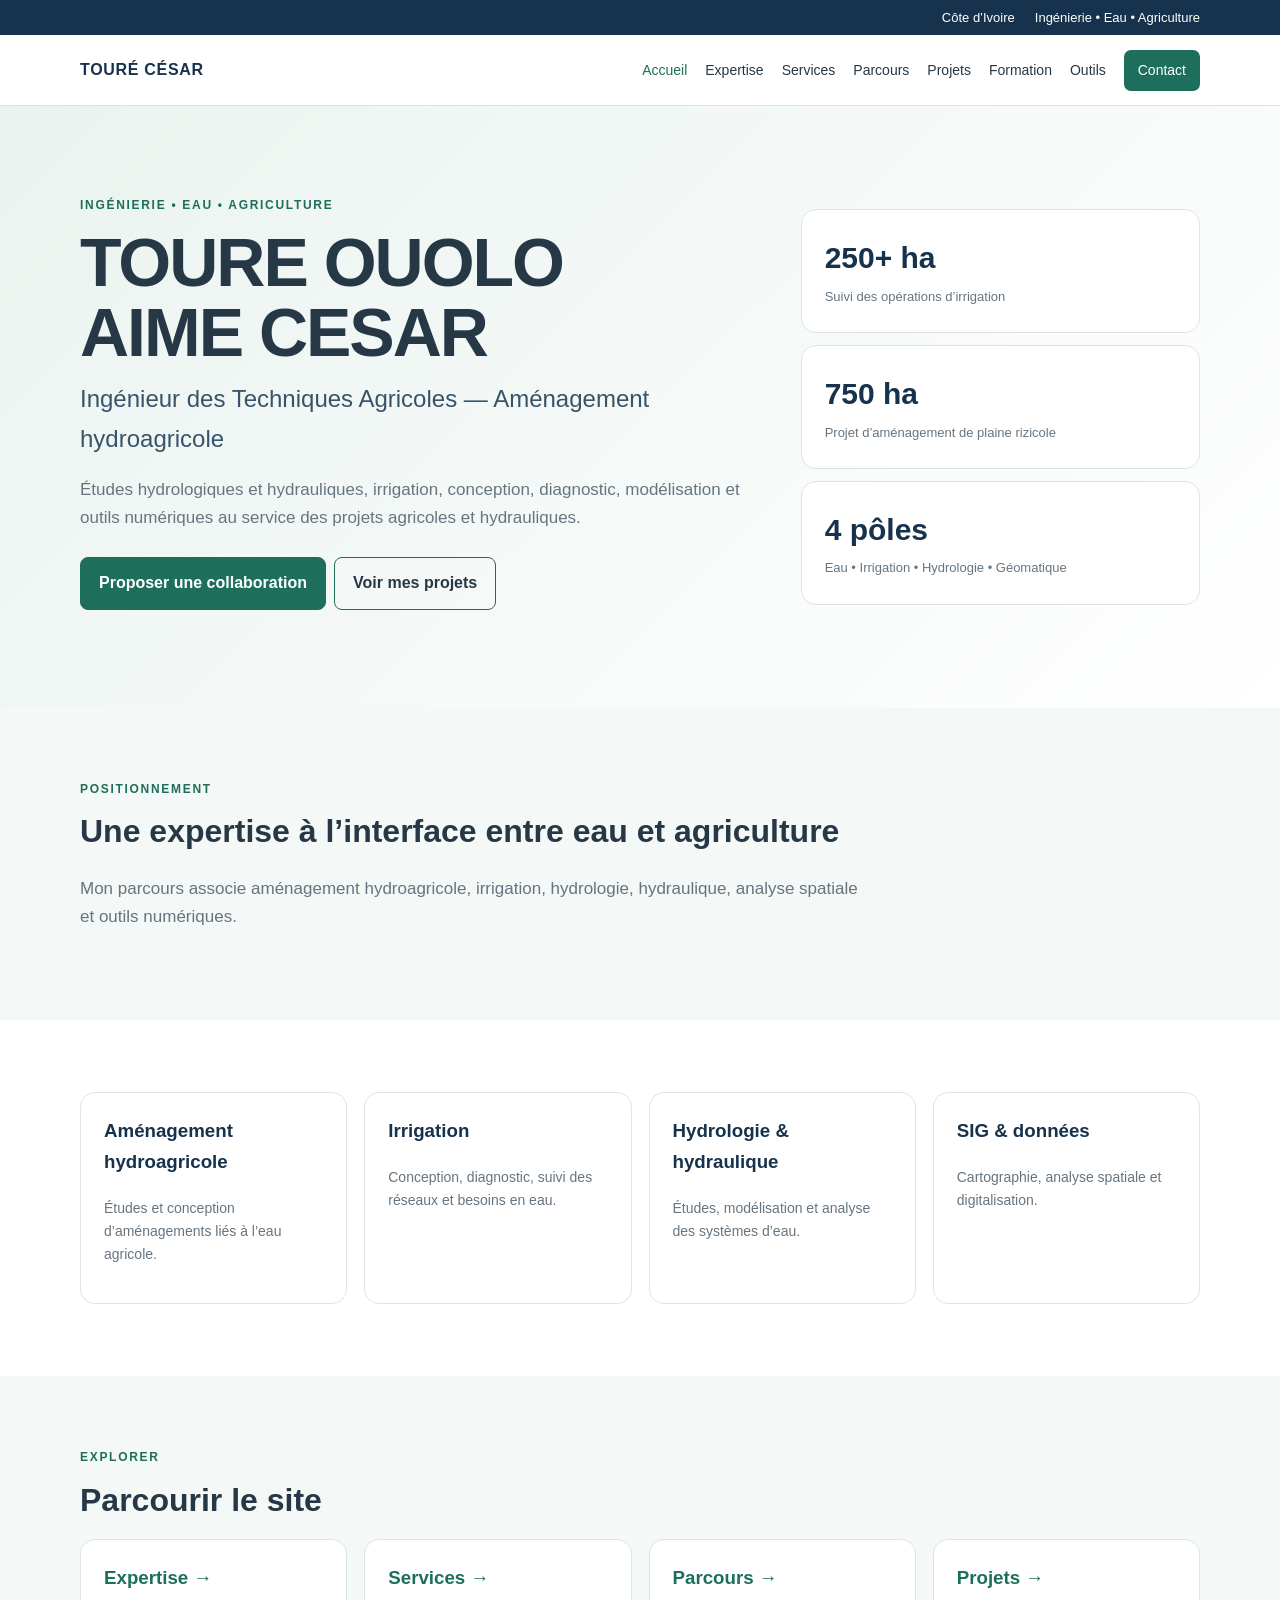
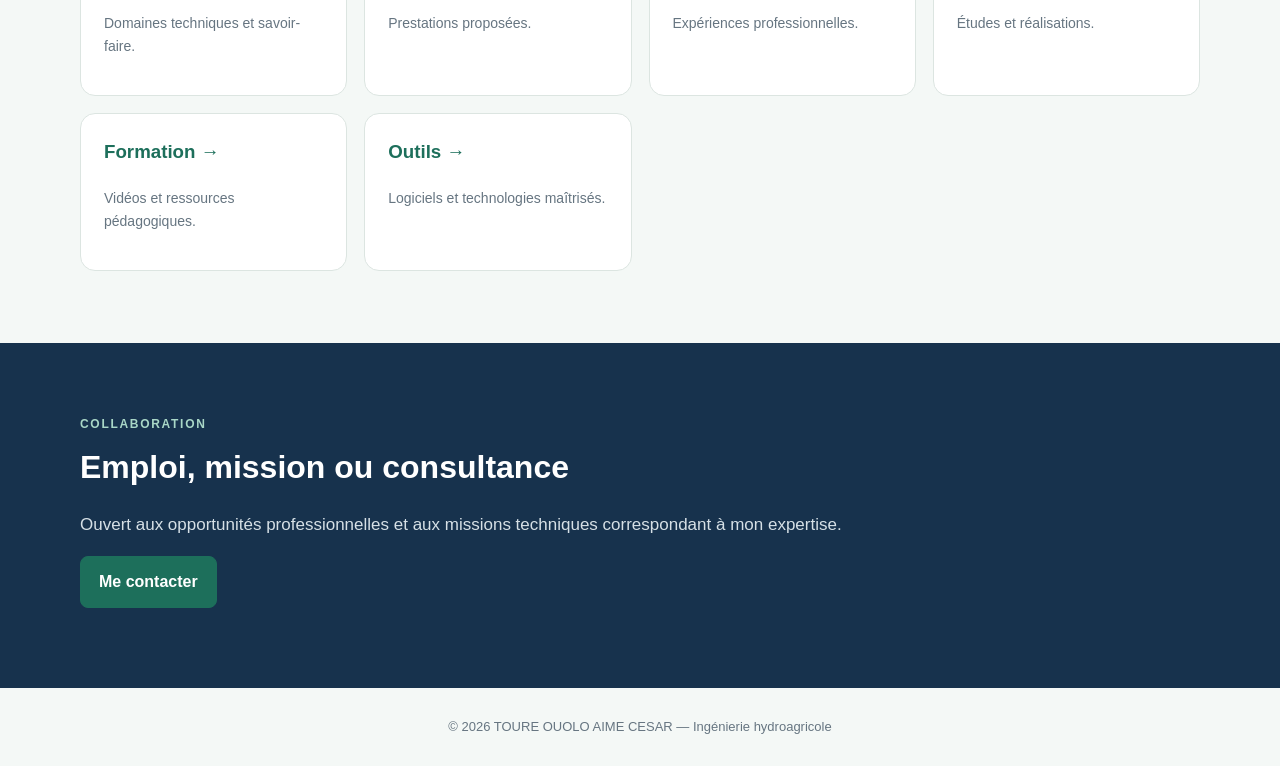
<file: index.html>
<!doctype html><html lang="fr"><head><meta charset="utf-8"><meta name="viewport" content="width=device-width,initial-scale=1"><title>TOURE CÉSAR | Ingénierie hydroagricole</title><link rel="stylesheet" href="css/style.css"></head><body><div class="topbar"><div class="container"><span>Côte d’Ivoire</span><span>Ingénierie • Eau • Agriculture</span></div></div>
<nav class="nav"><div class="container navin"><a class="logo" href="index.html">TOURÉ CÉSAR</a><div class="menu">
<a class="active" href="index.html">Accueil</a><a class="" href="expertise.html">Expertise</a><a class="" href="services.html">Services</a><a class="" href="experiences.html">Parcours</a><a class="" href="projets.html">Projets</a><a class="" href="formation.html">Formation</a><a class="" href="outils.html">Outils</a><a class="cta" href="contact.html">Contact</a></div></div></nav><header class="hero"><div class="container hero-grid"><div><div class="eyebrow">Ingénierie • Eau • Agriculture</div><h1>TOURE OUOLO<br>AIME CESAR</h1><h2>Ingénieur des Techniques Agricoles — Aménagement hydroagricole</h2><p class="lead">Études hydrologiques et hydrauliques, irrigation, conception, diagnostic, modélisation et outils numériques au service des projets agricoles et hydrauliques.</p><div class="buttons"><a class="btn primary" href="contact.html">Proposer une collaboration</a><a class="btn" href="projets.html">Voir mes projets</a></div></div><div class="stats"><div class="stat"><strong>250+ ha</strong><span>Suivi des opérations d’irrigation</span></div><div class="stat"><strong>750 ha</strong><span>Projet d’aménagement de plaine rizicole</span></div><div class="stat"><strong>4 pôles</strong><span>Eau • Irrigation • Hydrologie • Géomatique</span></div></div></div></header><section><div class="container"><div class="eyebrow">Positionnement</div><h2 class="section-title">Une expertise à l’interface entre eau et agriculture</h2><p class="lead">Mon parcours associe aménagement hydroagricole, irrigation, hydrologie, hydraulique, analyse spatiale et outils numériques.</p></div></section><section class="band"><div class="container grid4"><div class="card"><h3>Aménagement hydroagricole</h3><p>Études et conception d’aménagements liés à l’eau agricole.</p></div><div class="card"><h3>Irrigation</h3><p>Conception, diagnostic, suivi des réseaux et besoins en eau.</p></div><div class="card"><h3>Hydrologie & hydraulique</h3><p>Études, modélisation et analyse des systèmes d’eau.</p></div><div class="card"><h3>SIG & données</h3><p>Cartographie, analyse spatiale et digitalisation.</p></div></div></section><section><div class="container"><div class="eyebrow">Explorer</div><h2 class="section-title">Parcourir le site</h2><div class="grid4"><a class="card" href="expertise.html"><h3>Expertise →</h3><p>Domaines techniques et savoir-faire.</p></a><a class="card" href="services.html"><h3>Services →</h3><p>Prestations proposées.</p></a><a class="card" href="experiences.html"><h3>Parcours →</h3><p>Expériences professionnelles.</p></a><a class="card" href="projets.html"><h3>Projets →</h3><p>Études et réalisations.</p></a><a class="card" href="formation.html"><h3>Formation →</h3><p>Vidéos et ressources pédagogiques.</p></a><a class="card" href="outils.html"><h3>Outils →</h3><p>Logiciels et technologies maîtrisés.</p></a></div></div></section><section class="dark"><div class="container"><div class="eyebrow">Collaboration</div><h2 class="section-title">Emploi, mission ou consultance</h2><p class="lead">Ouvert aux opportunités professionnelles et aux missions techniques correspondant à mon expertise.</p><a class="btn primary" href="contact.html">Me contacter</a></div></section><footer>© 2026 TOURE OUOLO AIME CESAR — Ingénierie hydroagricole</footer></body></html>
</file>
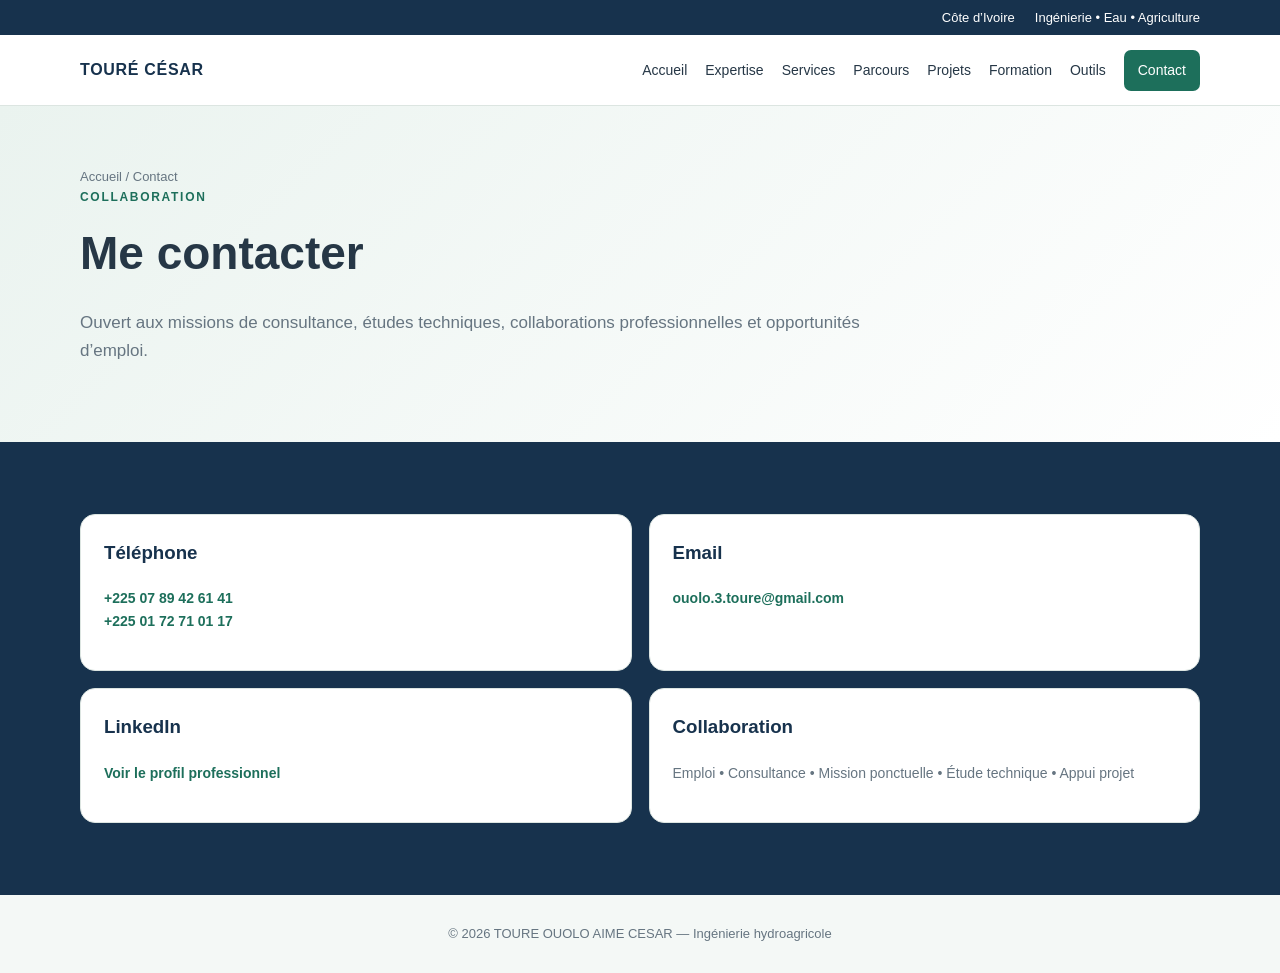
<file: contact.html>
<!doctype html><html lang="fr"><head><meta charset="utf-8"><meta name="viewport" content="width=device-width,initial-scale=1"><title>Contact | TOURE CÉSAR</title><link rel="stylesheet" href="css/style.css"></head><body><div class="topbar"><div class="container"><span>Côte d’Ivoire</span><span>Ingénierie • Eau • Agriculture</span></div></div>
<nav class="nav"><div class="container navin"><a class="logo" href="index.html">TOURÉ CÉSAR</a><div class="menu">
<a class="" href="index.html">Accueil</a><a class="" href="expertise.html">Expertise</a><a class="" href="services.html">Services</a><a class="" href="experiences.html">Parcours</a><a class="" href="projets.html">Projets</a><a class="" href="formation.html">Formation</a><a class="" href="outils.html">Outils</a><a class="cta" href="contact.html">Contact</a></div></div></nav><header class="page-hero"><div class="container"><div class="crumb">Accueil / Contact</div><div class="eyebrow">Collaboration</div><h1>Me contacter</h1><p class="lead">Ouvert aux missions de consultance, études techniques, collaborations professionnelles et opportunités d’emploi.</p></div></header><section class="dark"><div class="container grid2"><div class="card"><h3>Téléphone</h3><p><a href="tel:+2250789426141">+225 07 89 42 61 41</a><br><a href="tel:+2250172710117">+225 01 72 71 01 17</a></p></div><div class="card"><h3>Email</h3><p><a href="mailto:ouolo.3.toure@gmail.com">ouolo.3.toure@gmail.com</a></p></div><div class="card"><h3>LinkedIn</h3><p><a href="https://www.linkedin.com/in/ouolo-tour%C3%A9-aha" target="_blank">Voir le profil professionnel</a></p></div><div class="card"><h3>Collaboration</h3><p>Emploi • Consultance • Mission ponctuelle • Étude technique • Appui projet</p></div></div></section><footer>© 2026 TOURE OUOLO AIME CESAR — Ingénierie hydroagricole</footer></body></html>
</file>
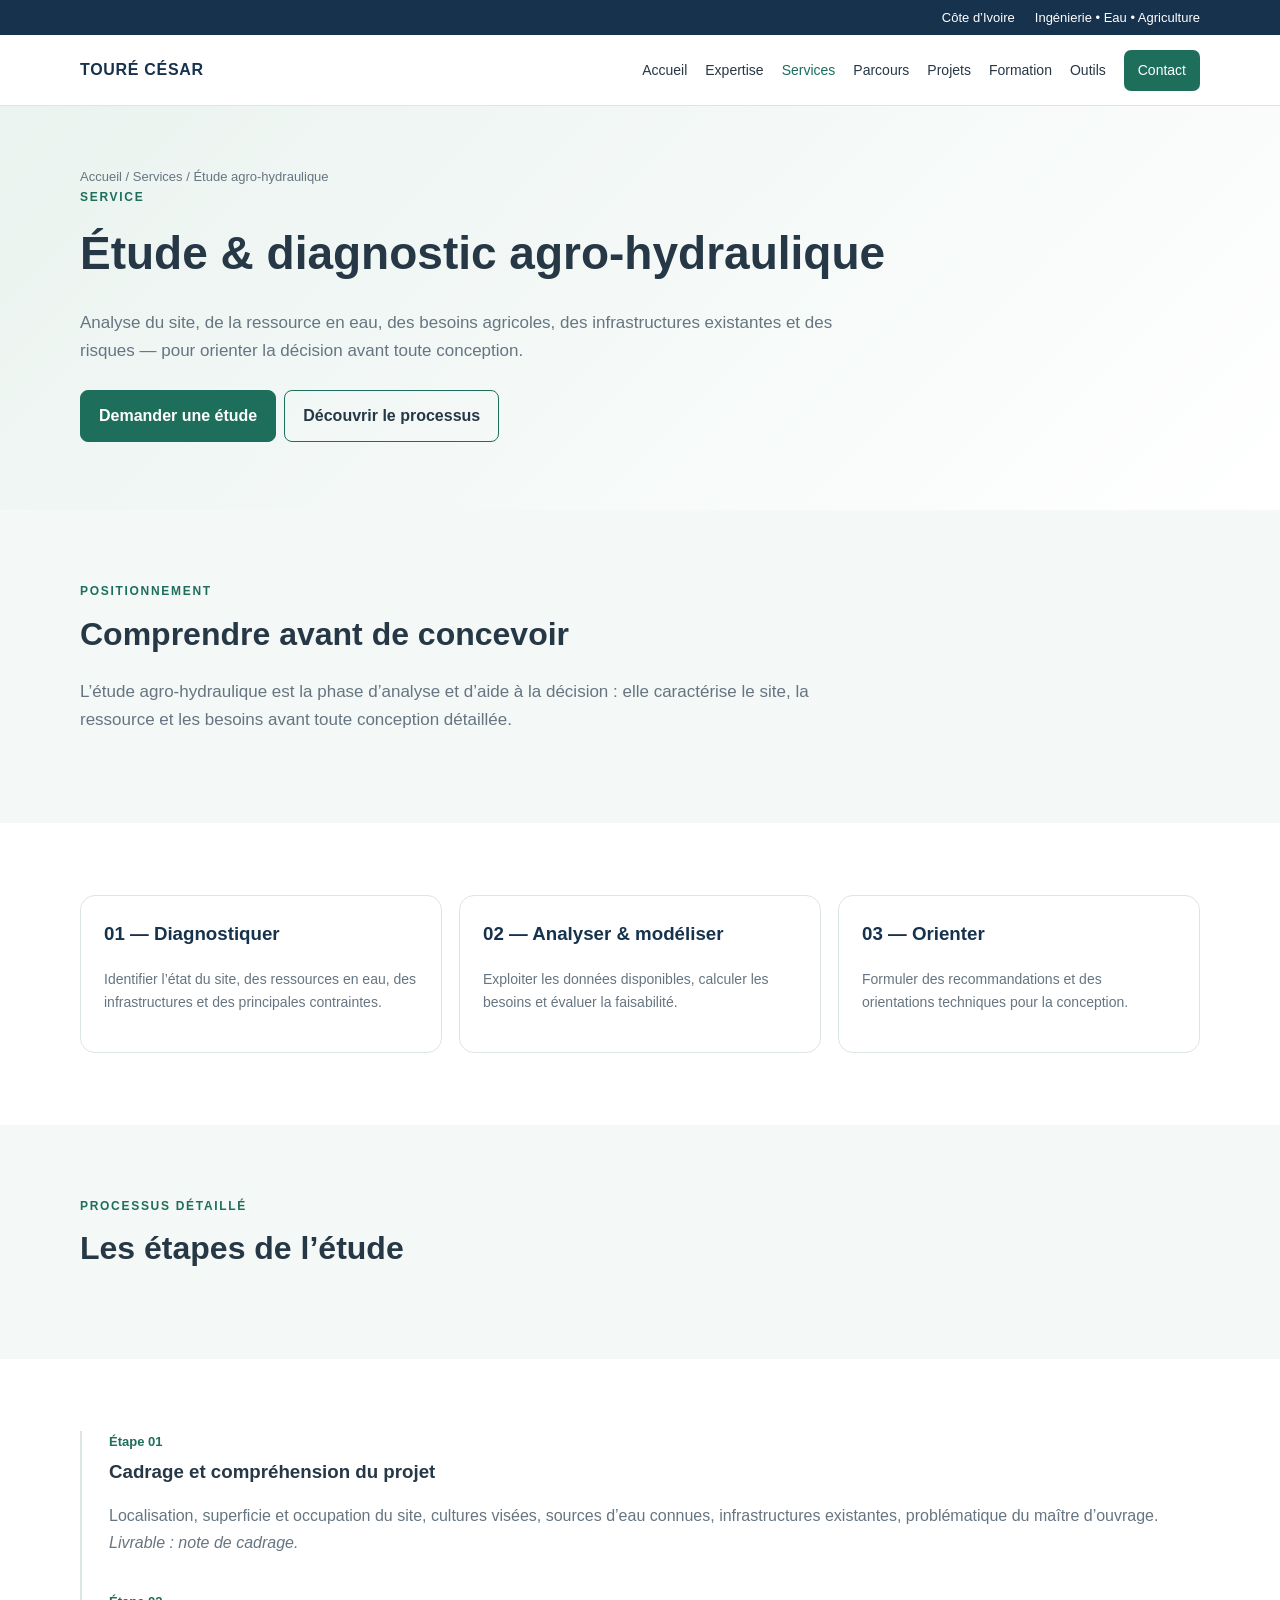
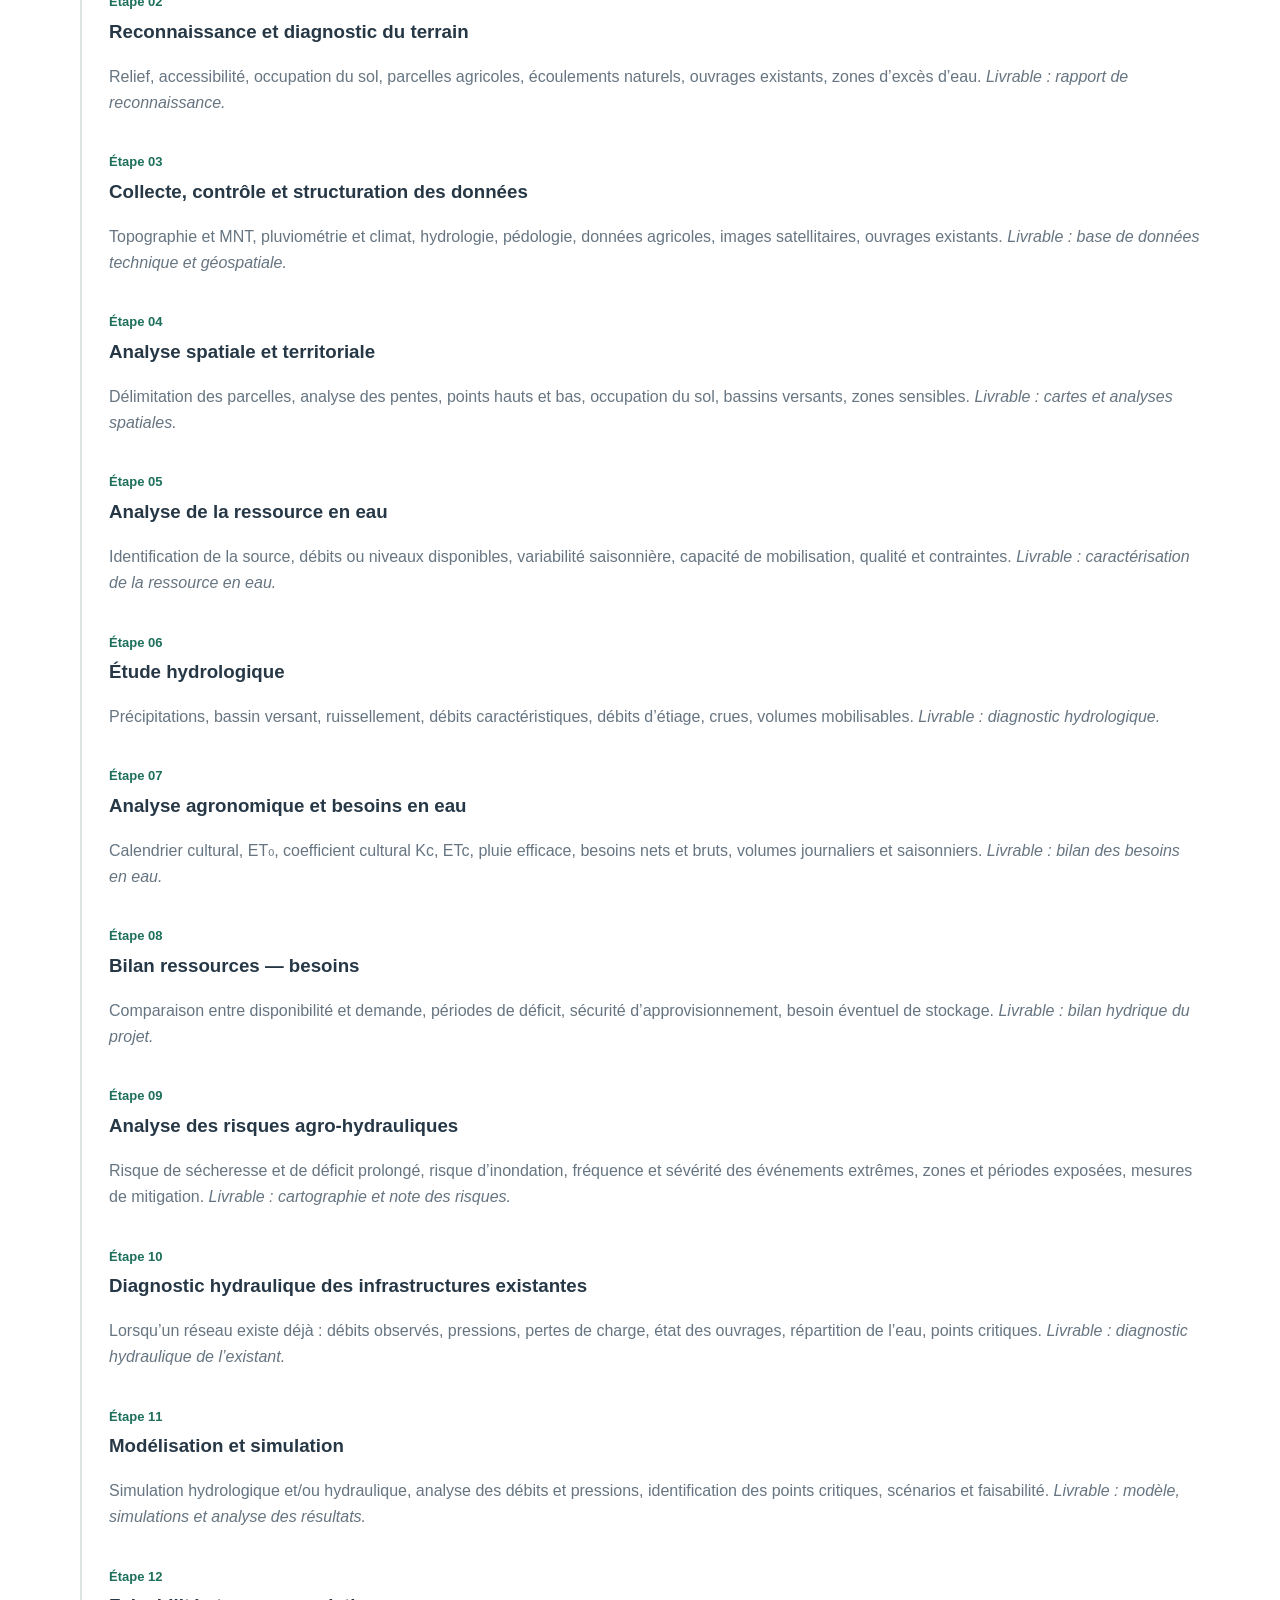
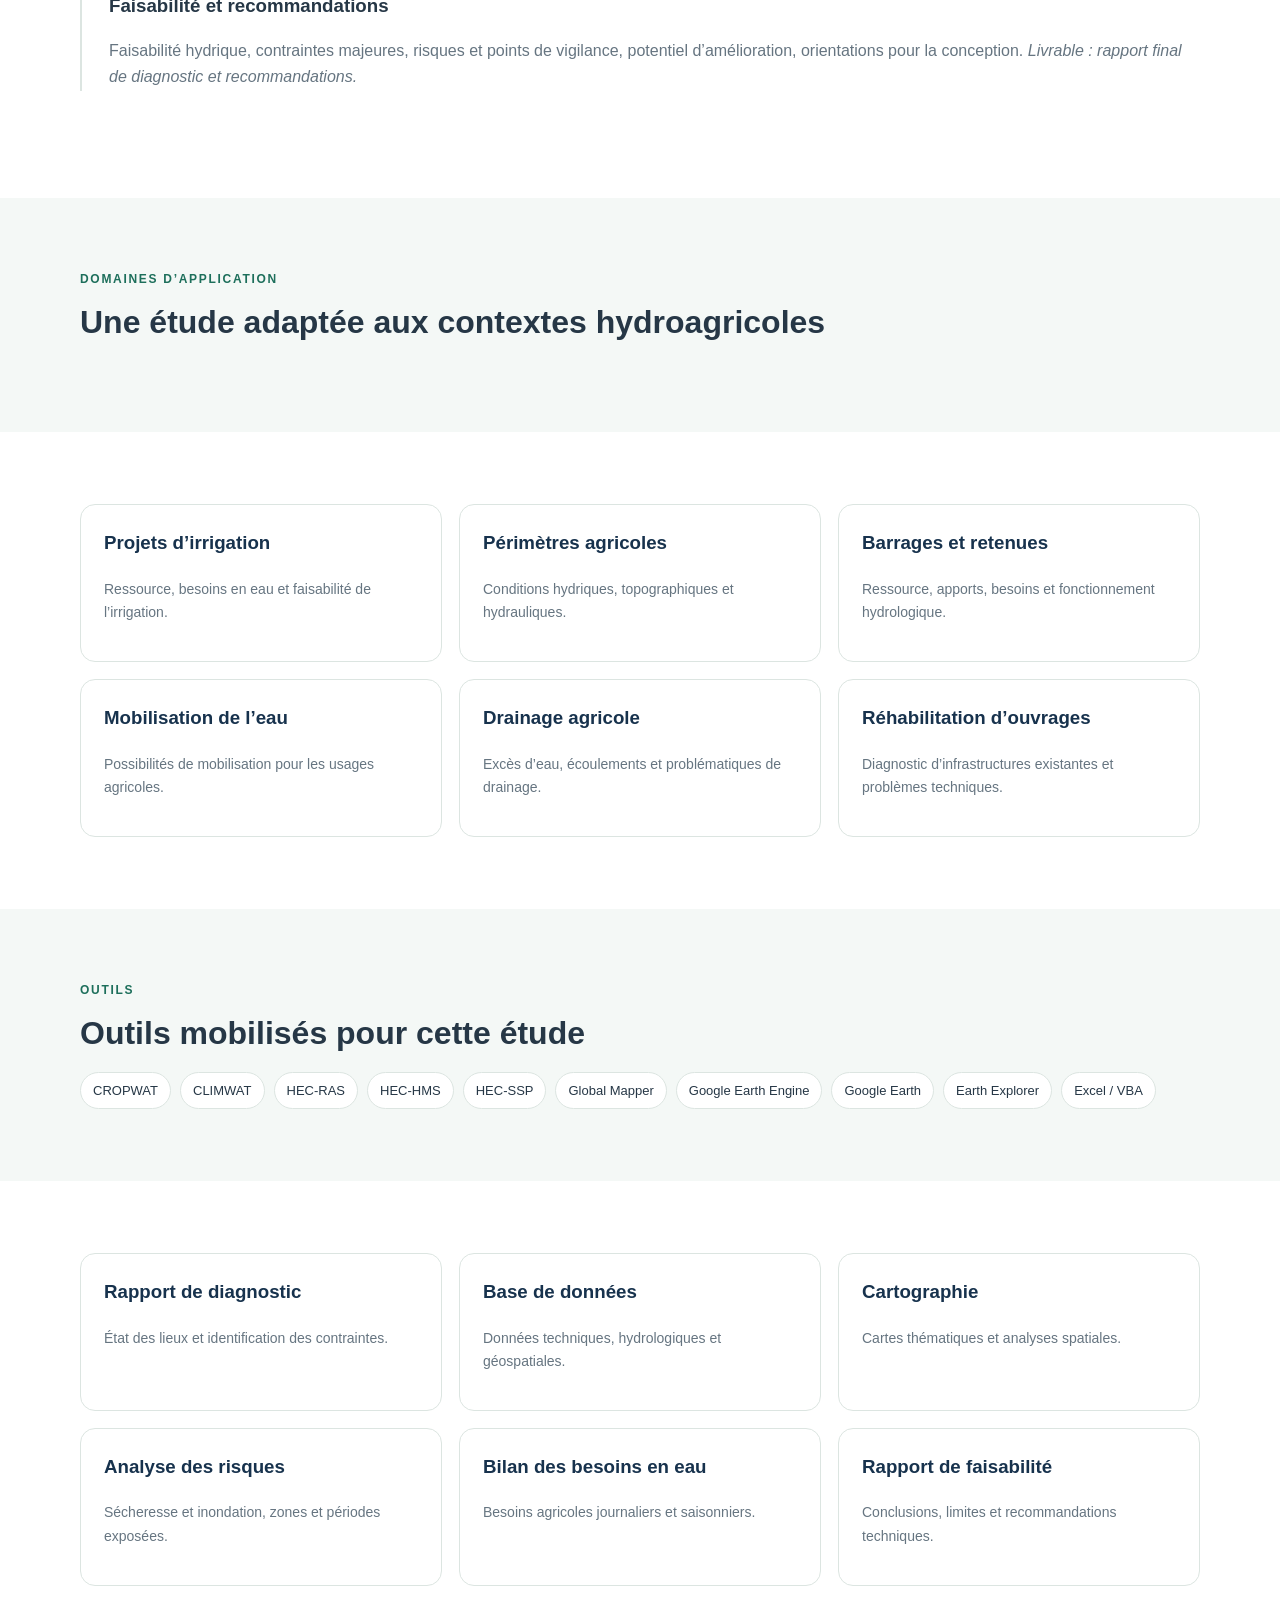
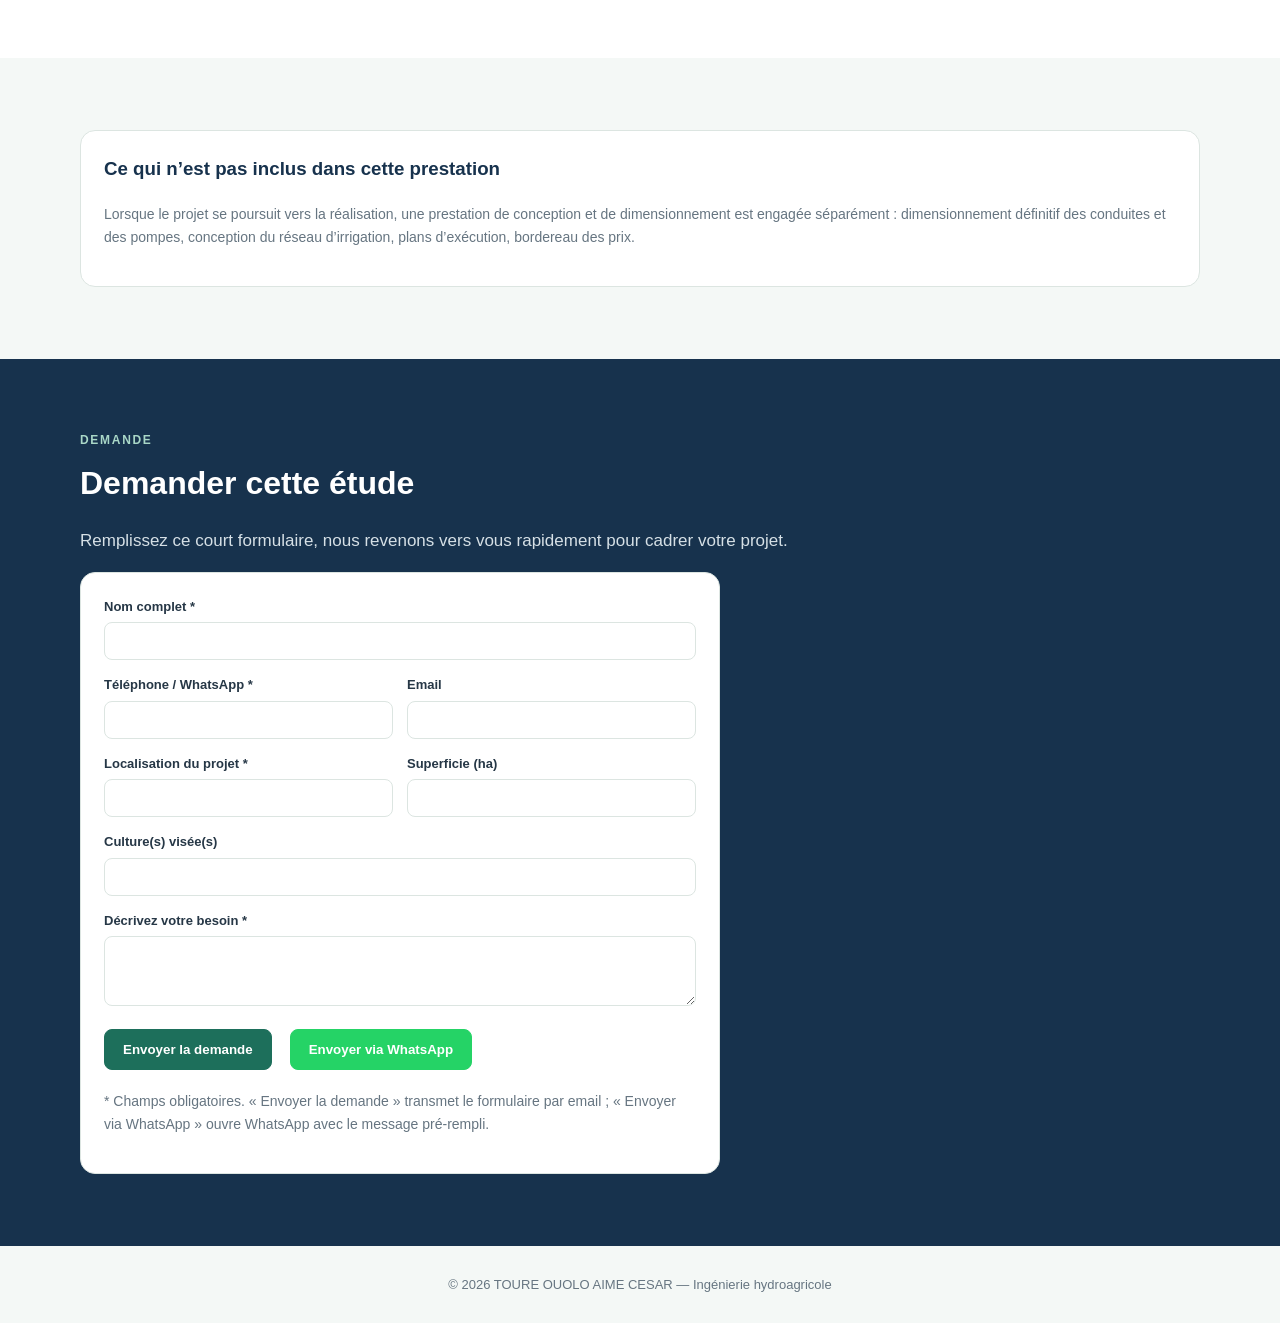
<file: etude-agro-hydraulique.html>
<!doctype html><html lang="fr"><head><meta charset="utf-8"><meta name="viewport" content="width=device-width,initial-scale=1"><title>Étude agro-hydraulique | TOURE CÉSAR</title><link rel="stylesheet" href="css/style.css">
<style>
/* Styles additionnels pour le formulaire de demande — n'affecte que cette page */
.form-card{max-width:640px}
.field{margin-bottom:14px}
.field label{display:block;font-size:13px;font-weight:700;margin-bottom:5px}
.field input,.field textarea{width:100%;border:1px solid #dce5e1;border-radius:8px;padding:10px 12px;font-size:14px;font-family:Arial,sans-serif;color:#263746}
.field input:focus,.field textarea:focus{outline:none;border-color:#1d6f5b}
.field-row{display:grid;grid-template-columns:1fr 1fr;gap:14px}
.hidden-field{position:absolute;left:-9999px}
.form-actions{display:flex;flex-wrap:wrap;gap:10px;margin-top:6px}
.form-actions .btn{cursor:pointer}
.btn-whatsapp{background:#25d366;border-color:#25d366;color:#fff}
.field-note{font-size:12px;color:#667581;margin-top:12px}
.form-success h3{color:#17324d;margin-top:0}
@media(max-width:850px){.field-row{grid-template-columns:1fr}}
</style>
</head><body><div class="topbar"><div class="container"><span>Côte d’Ivoire</span><span>Ingénierie • Eau • Agriculture</span></div></div>
<nav class="nav"><div class="container navin"><a class="logo" href="index.html">TOURÉ CÉSAR</a><div class="menu">
<a class="" href="index.html">Accueil</a><a class="" href="expertise.html">Expertise</a><a class="active" href="services.html">Services</a><a class="" href="experiences.html">Parcours</a><a class="" href="projets.html">Projets</a><a class="" href="formation.html">Formation</a><a class="" href="outils.html">Outils</a><a class="cta" href="contact.html">Contact</a></div></div></nav><header class="page-hero"><div class="container"><div class="crumb">Accueil / Services / Étude agro-hydraulique</div><div class="eyebrow">Service</div><h1>Étude & diagnostic agro-hydraulique</h1><p class="lead">Analyse du site, de la ressource en eau, des besoins agricoles, des infrastructures existantes et des risques — pour orienter la décision avant toute conception.</p><div class="buttons"><a class="btn primary" href="#demande">Demander une étude</a><a class="btn" href="#processus">Découvrir le processus</a></div></div></header>

<section><div class="container"><div class="eyebrow">Positionnement</div><h2 class="section-title">Comprendre avant de concevoir</h2><p class="lead">L’étude agro-hydraulique est la phase d’analyse et d’aide à la décision : elle caractérise le site, la ressource et les besoins avant toute conception détaillée.</p></div></section>

<section class="band"><div class="container grid3"><div class="card"><h3>01 — Diagnostiquer</h3><p>Identifier l’état du site, des ressources en eau, des infrastructures et des principales contraintes.</p></div><div class="card"><h3>02 — Analyser & modéliser</h3><p>Exploiter les données disponibles, calculer les besoins et évaluer la faisabilité.</p></div><div class="card"><h3>03 — Orienter</h3><p>Formuler des recommandations et des orientations techniques pour la conception.</p></div></div></section>

<section id="processus"><div class="container"><div class="eyebrow">Processus détaillé</div><h2 class="section-title">Les étapes de l’étude</h2></div></section>

<section class="band"><div class="container timeline">
<div class="item"><div class="date">Étape 01</div><h3>Cadrage et compréhension du projet</h3><p>Localisation, superficie et occupation du site, cultures visées, sources d’eau connues, infrastructures existantes, problématique du maître d’ouvrage. <em>Livrable : note de cadrage.</em></p></div>
<div class="item"><div class="date">Étape 02</div><h3>Reconnaissance et diagnostic du terrain</h3><p>Relief, accessibilité, occupation du sol, parcelles agricoles, écoulements naturels, ouvrages existants, zones d’excès d’eau. <em>Livrable : rapport de reconnaissance.</em></p></div>
<div class="item"><div class="date">Étape 03</div><h3>Collecte, contrôle et structuration des données</h3><p>Topographie et MNT, pluviométrie et climat, hydrologie, pédologie, données agricoles, images satellitaires, ouvrages existants. <em>Livrable : base de données technique et géospatiale.</em></p></div>
<div class="item"><div class="date">Étape 04</div><h3>Analyse spatiale et territoriale</h3><p>Délimitation des parcelles, analyse des pentes, points hauts et bas, occupation du sol, bassins versants, zones sensibles. <em>Livrable : cartes et analyses spatiales.</em></p></div>
<div class="item"><div class="date">Étape 05</div><h3>Analyse de la ressource en eau</h3><p>Identification de la source, débits ou niveaux disponibles, variabilité saisonnière, capacité de mobilisation, qualité et contraintes. <em>Livrable : caractérisation de la ressource en eau.</em></p></div>
<div class="item"><div class="date">Étape 06</div><h3>Étude hydrologique</h3><p>Précipitations, bassin versant, ruissellement, débits caractéristiques, débits d’étiage, crues, volumes mobilisables. <em>Livrable : diagnostic hydrologique.</em></p></div>
<div class="item"><div class="date">Étape 07</div><h3>Analyse agronomique et besoins en eau</h3><p>Calendrier cultural, ET₀, coefficient cultural Kc, ETc, pluie efficace, besoins nets et bruts, volumes journaliers et saisonniers. <em>Livrable : bilan des besoins en eau.</em></p></div>
<div class="item"><div class="date">Étape 08</div><h3>Bilan ressources — besoins</h3><p>Comparaison entre disponibilité et demande, périodes de déficit, sécurité d’approvisionnement, besoin éventuel de stockage. <em>Livrable : bilan hydrique du projet.</em></p></div>
<div class="item"><div class="date">Étape 09</div><h3>Analyse des risques agro-hydrauliques</h3><p>Risque de sécheresse et de déficit prolongé, risque d’inondation, fréquence et sévérité des événements extrêmes, zones et périodes exposées, mesures de mitigation. <em>Livrable : cartographie et note des risques.</em></p></div>
<div class="item"><div class="date">Étape 10</div><h3>Diagnostic hydraulique des infrastructures existantes</h3><p>Lorsqu’un réseau existe déjà : débits observés, pressions, pertes de charge, état des ouvrages, répartition de l’eau, points critiques. <em>Livrable : diagnostic hydraulique de l’existant.</em></p></div>
<div class="item"><div class="date">Étape 11</div><h3>Modélisation et simulation</h3><p>Simulation hydrologique et/ou hydraulique, analyse des débits et pressions, identification des points critiques, scénarios et faisabilité. <em>Livrable : modèle, simulations et analyse des résultats.</em></p></div>
<div class="item"><div class="date">Étape 12</div><h3>Faisabilité et recommandations</h3><p>Faisabilité hydrique, contraintes majeures, risques et points de vigilance, potentiel d’amélioration, orientations pour la conception. <em>Livrable : rapport final de diagnostic et recommandations.</em></p></div>
</div></section>

<section><div class="container"><div class="eyebrow">Domaines d’application</div><h2 class="section-title">Une étude adaptée aux contextes hydroagricoles</h2></div></section>

<section class="band"><div class="container grid3">
<div class="card"><h3>Projets d’irrigation</h3><p>Ressource, besoins en eau et faisabilité de l’irrigation.</p></div>
<div class="card"><h3>Périmètres agricoles</h3><p>Conditions hydriques, topographiques et hydrauliques.</p></div>
<div class="card"><h3>Barrages et retenues</h3><p>Ressource, apports, besoins et fonctionnement hydrologique.</p></div>
<div class="card"><h3>Mobilisation de l’eau</h3><p>Possibilités de mobilisation pour les usages agricoles.</p></div>
<div class="card"><h3>Drainage agricole</h3><p>Excès d’eau, écoulements et problématiques de drainage.</p></div>
<div class="card"><h3>Réhabilitation d’ouvrages</h3><p>Diagnostic d’infrastructures existantes et problèmes techniques.</p></div>
</div></section>

<section><div class="container"><div class="eyebrow">Outils</div><h2 class="section-title">Outils mobilisés pour cette étude</h2><div class="taglist"><span class="tag">CROPWAT</span><span class="tag">CLIMWAT</span><span class="tag">HEC-RAS</span><span class="tag">HEC-HMS</span><span class="tag">HEC-SSP</span><span class="tag">Global Mapper</span><span class="tag">Google Earth Engine</span><span class="tag">Google Earth</span><span class="tag">Earth Explorer</span><span class="tag">Excel / VBA</span></div></div></section>

<section class="band"><div class="container grid3">
<div class="card"><h3>Rapport de diagnostic</h3><p>État des lieux et identification des contraintes.</p></div>
<div class="card"><h3>Base de données</h3><p>Données techniques, hydrologiques et géospatiales.</p></div>
<div class="card"><h3>Cartographie</h3><p>Cartes thématiques et analyses spatiales.</p></div>
<div class="card"><h3>Analyse des risques</h3><p>Sécheresse et inondation, zones et périodes exposées.</p></div>
<div class="card"><h3>Bilan des besoins en eau</h3><p>Besoins agricoles journaliers et saisonniers.</p></div>
<div class="card"><h3>Rapport de faisabilité</h3><p>Conclusions, limites et recommandations techniques.</p></div>
</div></section>

<section><div class="container"><div class="card"><h3>Ce qui n’est pas inclus dans cette prestation</h3><p>Lorsque le projet se poursuit vers la réalisation, une prestation de conception et de dimensionnement est engagée séparément : dimensionnement définitif des conduites et des pompes, conception du réseau d’irrigation, plans d’exécution, bordereau des prix.</p></div></div></section>

<section class="dark" id="demande"><div class="container"><div class="eyebrow">Demande</div><h2 class="section-title">Demander cette étude</h2><p class="lead">Remplissez ce court formulaire, nous revenons vers vous rapidement pour cadrer votre projet.</p>

<div class="card form-card" id="etudeFormWrap">
<form name="demande-etude" method="POST" data-netlify="true" netlify-honeypot="bot-field" id="etudeForm">
<input type="hidden" name="form-name" value="demande-etude">
<p class="hidden-field"><label>Ne pas remplir : <input name="bot-field"></label></p>
<div class="field"><label for="ef-nom">Nom complet *</label><input id="ef-nom" name="nom" required></div>
<div class="field-row"><div class="field"><label for="ef-tel">Téléphone / WhatsApp *</label><input id="ef-tel" name="telephone" type="tel" required></div>
<div class="field"><label for="ef-email">Email</label><input id="ef-email" name="email" type="email"></div></div>
<div class="field-row"><div class="field"><label for="ef-loc">Localisation du projet *</label><input id="ef-loc" name="localisation" required></div>
<div class="field"><label for="ef-sup">Superficie (ha)</label><input id="ef-sup" name="superficie"></div></div>
<div class="field"><label for="ef-culture">Culture(s) visée(s)</label><input id="ef-culture" name="culture"></div>
<div class="field"><label for="ef-msg">Décrivez votre besoin *</label><textarea id="ef-msg" name="message" rows="3" required></textarea></div>
<div class="form-actions"><button type="submit" class="btn primary">Envoyer la demande</button><button type="button" class="btn btn-whatsapp" id="etudeWhatsappBtn">Envoyer via WhatsApp</button></div>
<p class="field-note">* Champs obligatoires. « Envoyer la demande » transmet le formulaire par email ; « Envoyer via WhatsApp » ouvre WhatsApp avec le message pré-rempli.</p>
</form>
</div>

<div class="card form-success" id="etudeFormSuccess" style="display:none"><h3>Demande envoyée</h3><p>Merci, votre demande a bien été transmise. Nous revenons vers vous rapidement.</p></div>

</div></section>

<footer>© 2026 TOURE OUOLO AIME CESAR — Ingénierie hydroagricole</footer>

<script>
(function(){
var WHATSAPP_NUMBER="2250789426141";
var form=document.getElementById('etudeForm');
var formWrap=document.getElementById('etudeFormWrap');
var successBox=document.getElementById('etudeFormSuccess');
var whatsappBtn=document.getElementById('etudeWhatsappBtn');

function buildWhatsappText(){
var data=new FormData(form);
var lines=["Nouvelle demande d’étude agro-hydraulique",
"Nom : "+(data.get('nom')||''),
"Téléphone : "+(data.get('telephone')||''),
"Localisation : "+(data.get('localisation')||''),
"Superficie : "+(data.get('superficie')||'-'),
"Culture(s) : "+(data.get('culture')||'-'),
"Besoin : "+(data.get('message')||'')];
return lines.join('\n');
}

whatsappBtn.addEventListener('click', function(){
var text=encodeURIComponent(buildWhatsappText());
window.open('https://wa.me/'+WHATSAPP_NUMBER+'?text='+text, '_blank');
});

form.addEventListener('submit', function(e){
e.preventDefault();
var data=new FormData(form);
fetch('/', {
method:'POST',
headers:{'Content-Type':'application/x-www-form-urlencoded'},
body:new URLSearchParams(data).toString()
}).then(function(){
formWrap.style.display='none';
successBox.style.display='block';
}).catch(function(){
alert("Une erreur est survenue lors de l’envoi. Vous pouvez réessayer ou nous écrire directement via WhatsApp.");
});
});
})();
</script>

</body></html>
</file>
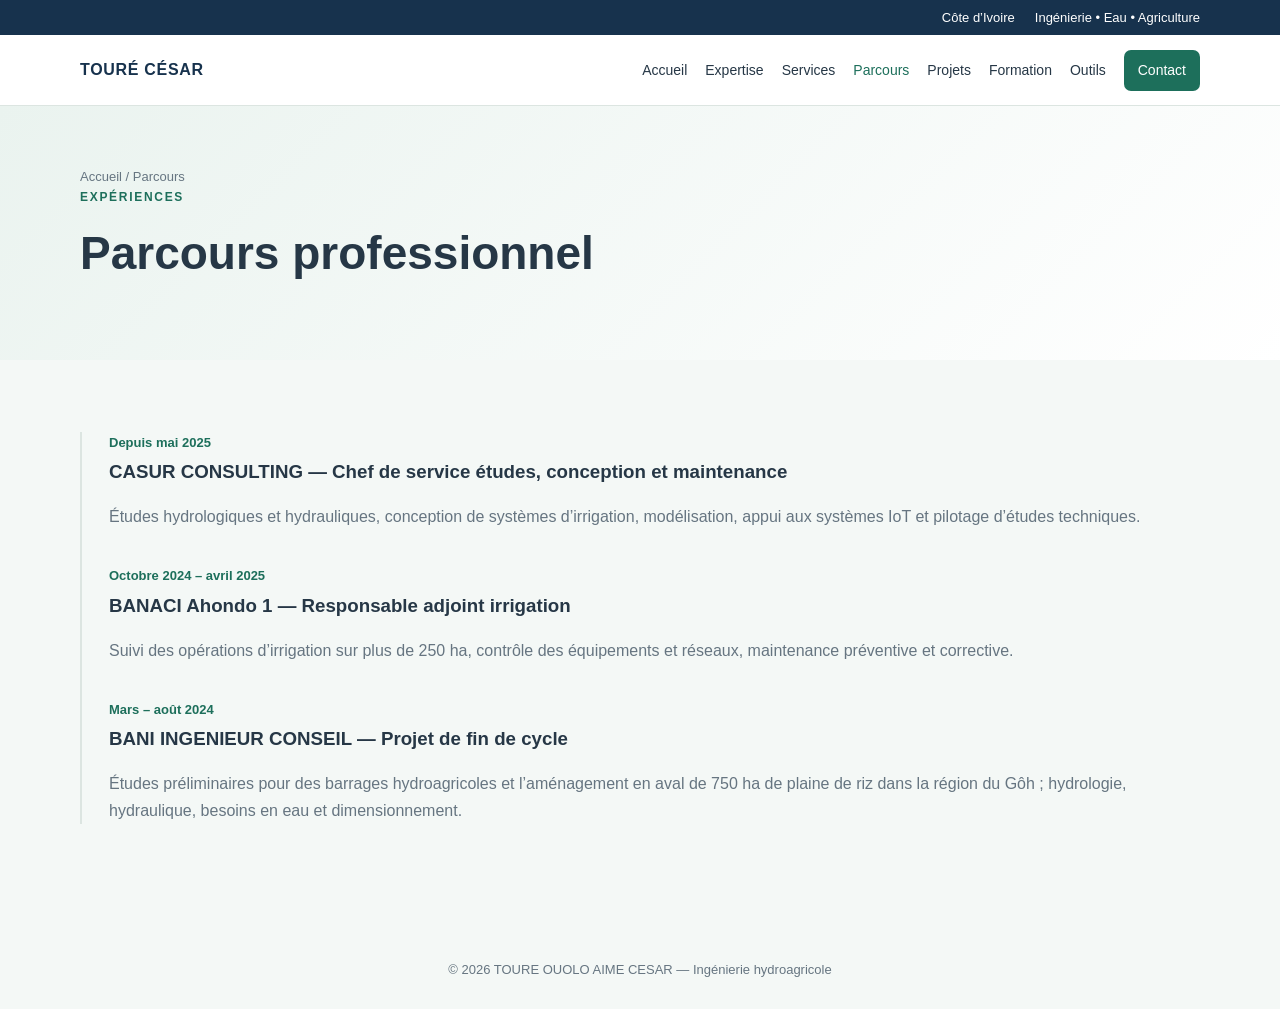
<file: experiences.html>
<!doctype html><html lang="fr"><head><meta charset="utf-8"><meta name="viewport" content="width=device-width,initial-scale=1"><title>Expériences | TOURE CÉSAR</title><link rel="stylesheet" href="css/style.css"></head><body><div class="topbar"><div class="container"><span>Côte d’Ivoire</span><span>Ingénierie • Eau • Agriculture</span></div></div>
<nav class="nav"><div class="container navin"><a class="logo" href="index.html">TOURÉ CÉSAR</a><div class="menu">
<a class="" href="index.html">Accueil</a><a class="" href="expertise.html">Expertise</a><a class="" href="services.html">Services</a><a class="active" href="experiences.html">Parcours</a><a class="" href="projets.html">Projets</a><a class="" href="formation.html">Formation</a><a class="" href="outils.html">Outils</a><a class="cta" href="contact.html">Contact</a></div></div></nav><header class="page-hero"><div class="container"><div class="crumb">Accueil / Parcours</div><div class="eyebrow">Expériences</div><h1>Parcours professionnel</h1></div></header><section><div class="container timeline"><div class="item"><div class="date">Depuis mai 2025</div><h3>CASUR CONSULTING — Chef de service études, conception et maintenance</h3><p>Études hydrologiques et hydrauliques, conception de systèmes d’irrigation, modélisation, appui aux systèmes IoT et pilotage d’études techniques.</p></div><div class="item"><div class="date">Octobre 2024 – avril 2025</div><h3>BANACI Ahondo 1 — Responsable adjoint irrigation</h3><p>Suivi des opérations d’irrigation sur plus de 250 ha, contrôle des équipements et réseaux, maintenance préventive et corrective.</p></div><div class="item"><div class="date">Mars – août 2024</div><h3>BANI INGENIEUR CONSEIL — Projet de fin de cycle</h3><p>Études préliminaires pour des barrages hydroagricoles et l’aménagement en aval de 750 ha de plaine de riz dans la région du Gôh ; hydrologie, hydraulique, besoins en eau et dimensionnement.</p></div></div></section><footer>© 2026 TOURE OUOLO AIME CESAR — Ingénierie hydroagricole</footer></body></html>
</file>
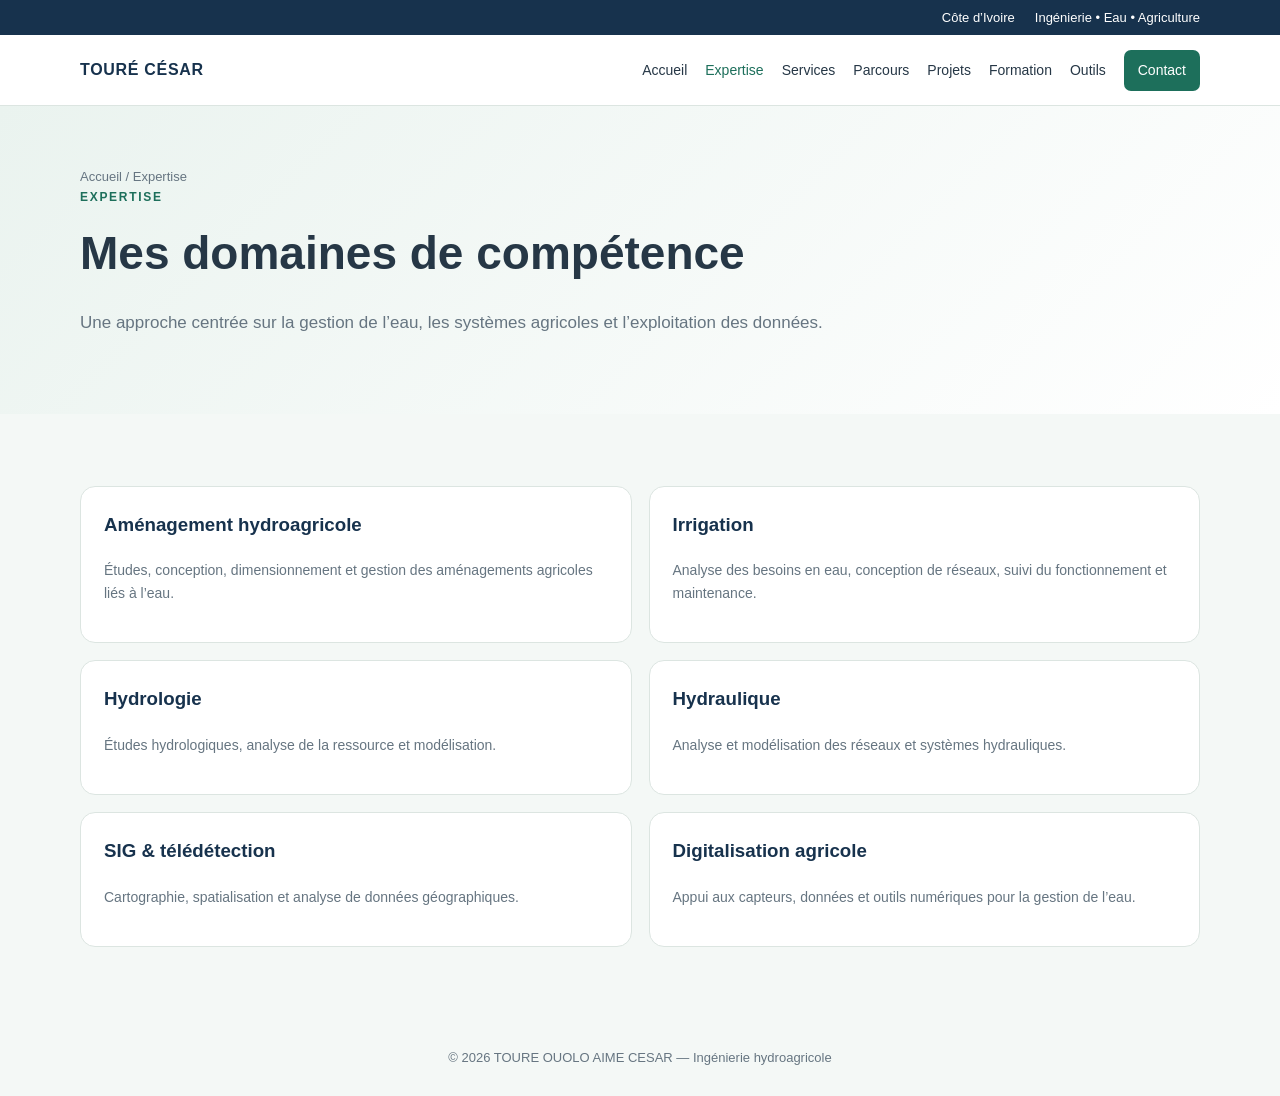
<file: expertise.html>
<!doctype html><html lang="fr"><head><meta charset="utf-8"><meta name="viewport" content="width=device-width,initial-scale=1"><title>Expertise | TOURE CÉSAR</title><link rel="stylesheet" href="css/style.css"></head><body><div class="topbar"><div class="container"><span>Côte d’Ivoire</span><span>Ingénierie • Eau • Agriculture</span></div></div>
<nav class="nav"><div class="container navin"><a class="logo" href="index.html">TOURÉ CÉSAR</a><div class="menu">
<a class="" href="index.html">Accueil</a><a class="active" href="expertise.html">Expertise</a><a class="" href="services.html">Services</a><a class="" href="experiences.html">Parcours</a><a class="" href="projets.html">Projets</a><a class="" href="formation.html">Formation</a><a class="" href="outils.html">Outils</a><a class="cta" href="contact.html">Contact</a></div></div></nav><header class="page-hero"><div class="container"><div class="crumb">Accueil / Expertise</div><div class="eyebrow">Expertise</div><h1>Mes domaines de compétence</h1><p class="lead">Une approche centrée sur la gestion de l’eau, les systèmes agricoles et l’exploitation des données.</p></div></header><section><div class="container grid2"><div class="card"><h3>Aménagement hydroagricole</h3><p>Études, conception, dimensionnement et gestion des aménagements agricoles liés à l’eau.</p></div><div class="card"><h3>Irrigation</h3><p>Analyse des besoins en eau, conception de réseaux, suivi du fonctionnement et maintenance.</p></div><div class="card"><h3>Hydrologie</h3><p>Études hydrologiques, analyse de la ressource et modélisation.</p></div><div class="card"><h3>Hydraulique</h3><p>Analyse et modélisation des réseaux et systèmes hydrauliques.</p></div><div class="card"><h3>SIG & télédétection</h3><p>Cartographie, spatialisation et analyse de données géographiques.</p></div><div class="card"><h3>Digitalisation agricole</h3><p>Appui aux capteurs, données et outils numériques pour la gestion de l’eau.</p></div></div></section><footer>© 2026 TOURE OUOLO AIME CESAR — Ingénierie hydroagricole</footer></body></html>
</file>
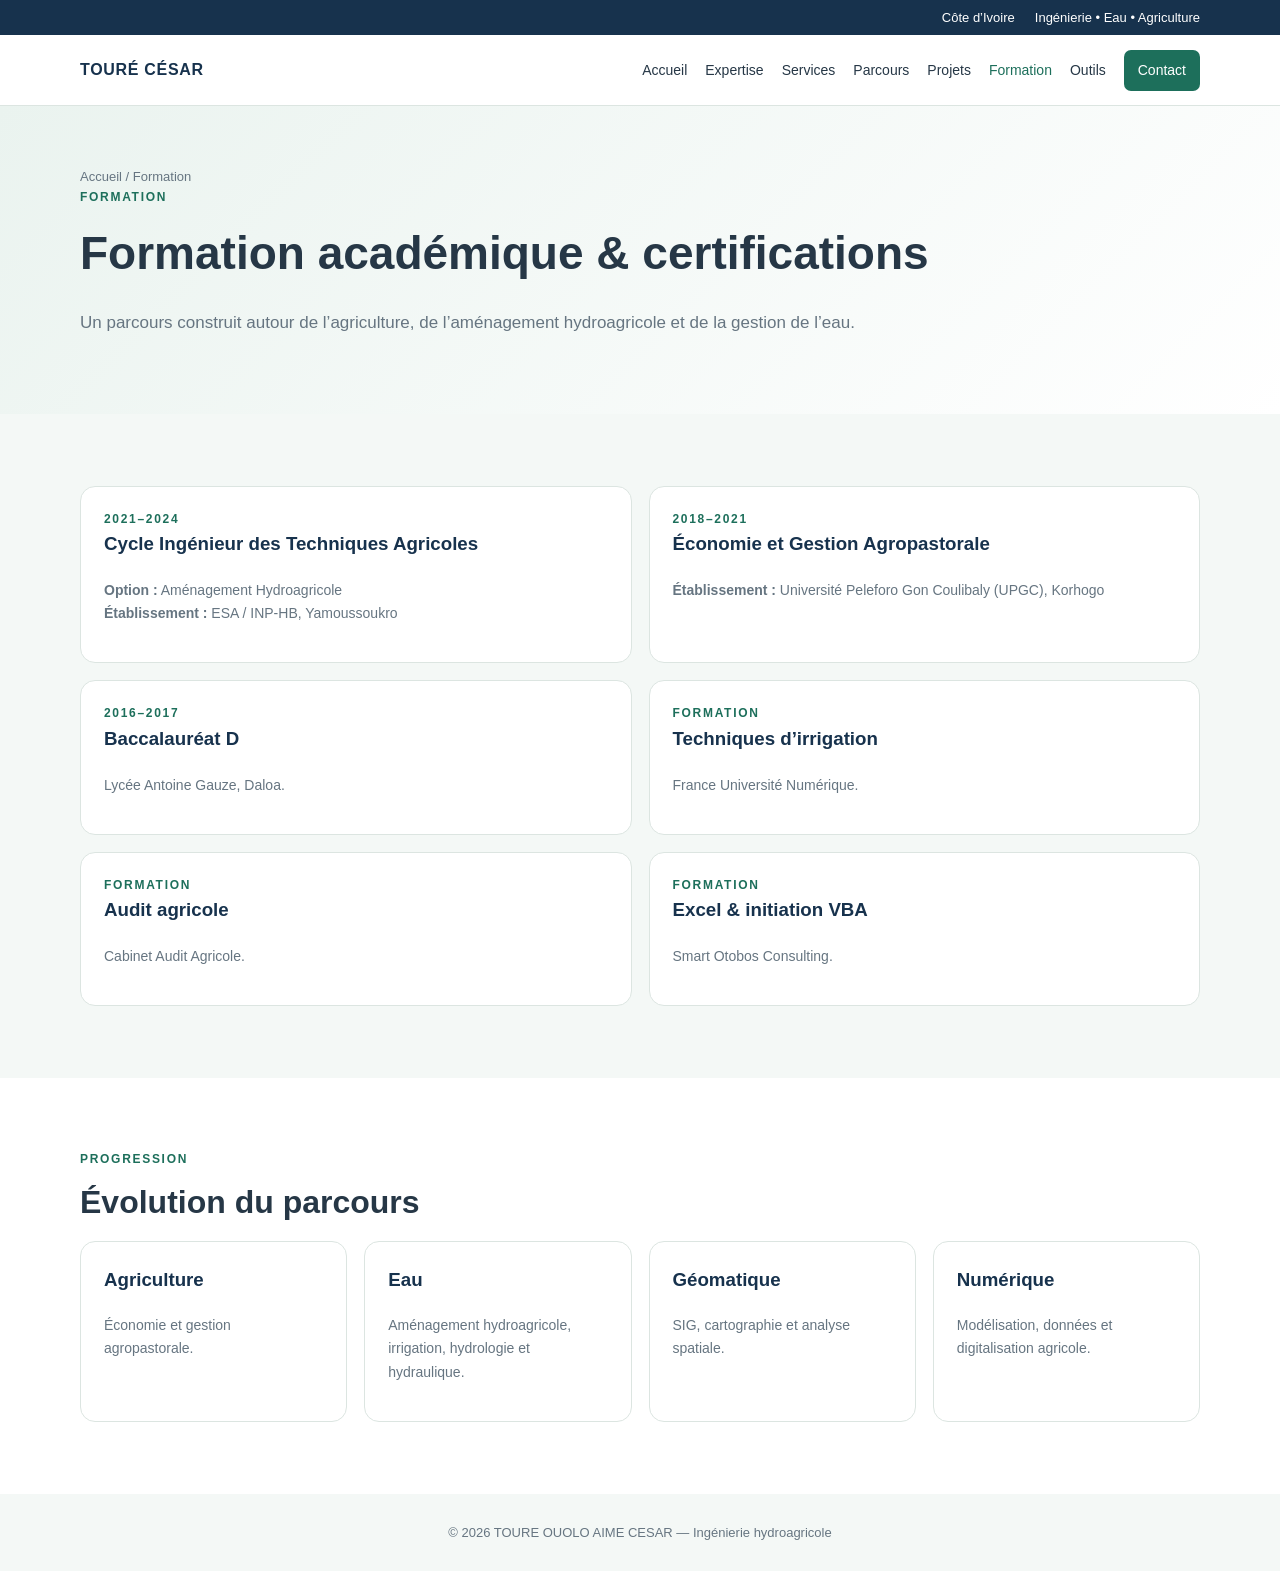
<file: formation.html>
<!doctype html><html lang="fr"><head><meta charset="utf-8"><meta name="viewport" content="width=device-width,initial-scale=1"><title>Formation | TOURE CÉSAR</title><link rel="stylesheet" href="css/style.css"></head><body><div class="topbar"><div class="container"><span>Côte d’Ivoire</span><span>Ingénierie • Eau • Agriculture</span></div></div>
<nav class="nav"><div class="container navin"><a class="logo" href="index.html">TOURÉ CÉSAR</a><div class="menu">
<a class="" href="index.html">Accueil</a><a class="" href="expertise.html">Expertise</a><a class="" href="services.html">Services</a><a class="" href="experiences.html">Parcours</a><a class="" href="projets.html">Projets</a><a class="active" href="formation.html">Formation</a><a class="" href="outils.html">Outils</a><a class="cta" href="contact.html">Contact</a></div></div></nav><header class="page-hero"><div class="container"><div class="crumb">Accueil / Formation</div><div class="eyebrow">Formation</div><h1>Formation académique & certifications</h1><p class="lead">Un parcours construit autour de l’agriculture, de l’aménagement hydroagricole et de la gestion de l’eau.</p></div></header><section><div class="container grid2"><div class="card"><div class="eyebrow">2021–2024</div><h3>Cycle Ingénieur des Techniques Agricoles</h3><p><strong>Option :</strong> Aménagement Hydroagricole<br><strong>Établissement :</strong> ESA / INP-HB, Yamoussoukro</p></div><div class="card"><div class="eyebrow">2018–2021</div><h3>Économie et Gestion Agropastorale</h3><p><strong>Établissement :</strong> Université Peleforo Gon Coulibaly (UPGC), Korhogo</p></div><div class="card"><div class="eyebrow">2016–2017</div><h3>Baccalauréat D</h3><p>Lycée Antoine Gauze, Daloa.</p></div><div class="card"><div class="eyebrow">Formation</div><h3>Techniques d’irrigation</h3><p>France Université Numérique.</p></div><div class="card"><div class="eyebrow">Formation</div><h3>Audit agricole</h3><p>Cabinet Audit Agricole.</p></div><div class="card"><div class="eyebrow">Formation</div><h3>Excel & initiation VBA</h3><p>Smart Otobos Consulting.</p></div></div></section><section class="band"><div class="container"><div class="eyebrow">Progression</div><h2 class="section-title">Évolution du parcours</h2><div class="grid4"><div class="card"><h3>Agriculture</h3><p>Économie et gestion agropastorale.</p></div><div class="card"><h3>Eau</h3><p>Aménagement hydroagricole, irrigation, hydrologie et hydraulique.</p></div><div class="card"><h3>Géomatique</h3><p>SIG, cartographie et analyse spatiale.</p></div><div class="card"><h3>Numérique</h3><p>Modélisation, données et digitalisation agricole.</p></div></div></div></section><footer>© 2026 TOURE OUOLO AIME CESAR — Ingénierie hydroagricole</footer></body></html>
</file>
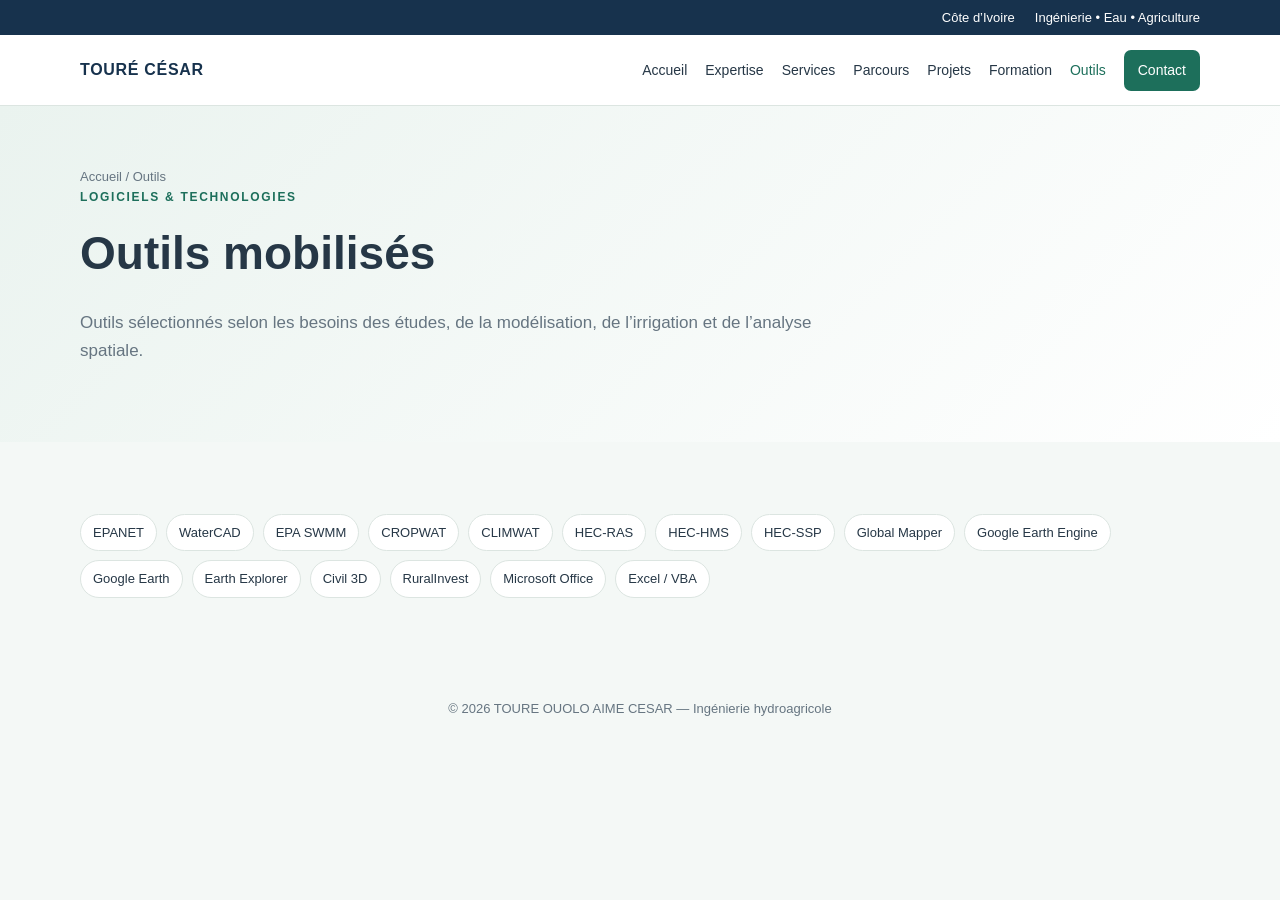
<file: outils.html>
<!doctype html><html lang="fr"><head><meta charset="utf-8"><meta name="viewport" content="width=device-width,initial-scale=1"><title>Outils | TOURE CÉSAR</title><link rel="stylesheet" href="css/style.css"></head><body><div class="topbar"><div class="container"><span>Côte d’Ivoire</span><span>Ingénierie • Eau • Agriculture</span></div></div>
<nav class="nav"><div class="container navin"><a class="logo" href="index.html">TOURÉ CÉSAR</a><div class="menu">
<a class="" href="index.html">Accueil</a><a class="" href="expertise.html">Expertise</a><a class="" href="services.html">Services</a><a class="" href="experiences.html">Parcours</a><a class="" href="projets.html">Projets</a><a class="" href="formation.html">Formation</a><a class="active" href="outils.html">Outils</a><a class="cta" href="contact.html">Contact</a></div></div></nav><header class="page-hero"><div class="container"><div class="crumb">Accueil / Outils</div><div class="eyebrow">Logiciels & technologies</div><h1>Outils mobilisés</h1><p class="lead">Outils sélectionnés selon les besoins des études, de la modélisation, de l’irrigation et de l’analyse spatiale.</p></div></header><section><div class="container taglist"><span class="tag">EPANET</span><span class="tag">WaterCAD</span><span class="tag">EPA SWMM</span><span class="tag">CROPWAT</span><span class="tag">CLIMWAT</span><span class="tag">HEC-RAS</span><span class="tag">HEC-HMS</span><span class="tag">HEC-SSP</span><span class="tag">Global Mapper</span><span class="tag">Google Earth Engine</span><span class="tag">Google Earth</span><span class="tag">Earth Explorer</span><span class="tag">Civil 3D</span><span class="tag">RuralInvest</span><span class="tag">Microsoft Office</span><span class="tag">Excel / VBA</span></div></section><footer>© 2026 TOURE OUOLO AIME CESAR — Ingénierie hydroagricole</footer></body></html>
</file>
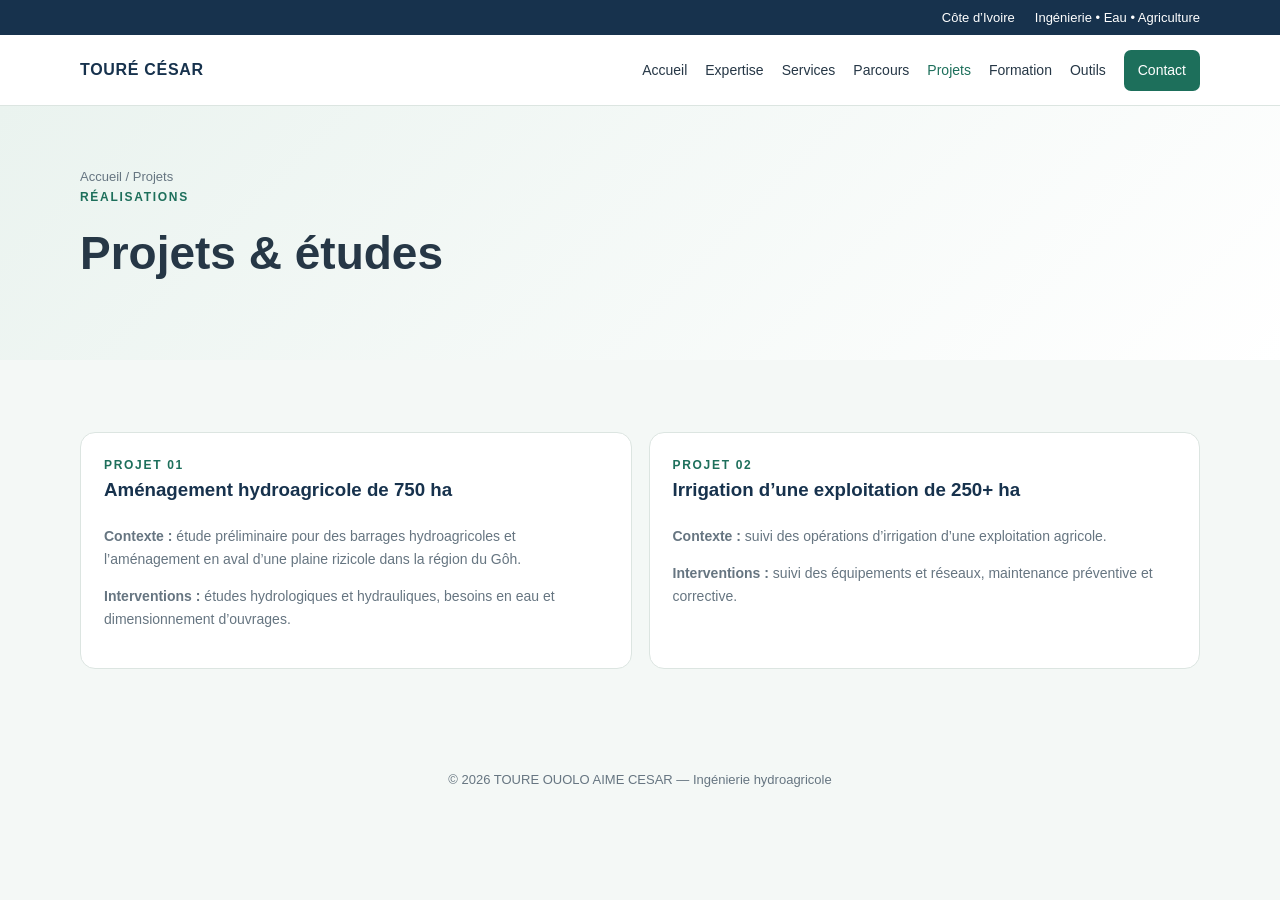
<file: projets.html>
<!doctype html><html lang="fr"><head><meta charset="utf-8"><meta name="viewport" content="width=device-width,initial-scale=1"><title>Projets | TOURE CÉSAR</title><link rel="stylesheet" href="css/style.css"></head><body><div class="topbar"><div class="container"><span>Côte d’Ivoire</span><span>Ingénierie • Eau • Agriculture</span></div></div>
<nav class="nav"><div class="container navin"><a class="logo" href="index.html">TOURÉ CÉSAR</a><div class="menu">
<a class="" href="index.html">Accueil</a><a class="" href="expertise.html">Expertise</a><a class="" href="services.html">Services</a><a class="" href="experiences.html">Parcours</a><a class="active" href="projets.html">Projets</a><a class="" href="formation.html">Formation</a><a class="" href="outils.html">Outils</a><a class="cta" href="contact.html">Contact</a></div></div></nav><header class="page-hero"><div class="container"><div class="crumb">Accueil / Projets</div><div class="eyebrow">Réalisations</div><h1>Projets & études</h1></div></header><section><div class="container grid2"><div class="card"><div class="eyebrow">Projet 01</div><h3>Aménagement hydroagricole de 750 ha</h3><p><strong>Contexte :</strong> étude préliminaire pour des barrages hydroagricoles et l’aménagement en aval d’une plaine rizicole dans la région du Gôh.</p><p><strong>Interventions :</strong> études hydrologiques et hydrauliques, besoins en eau et dimensionnement d’ouvrages.</p></div><div class="card"><div class="eyebrow">Projet 02</div><h3>Irrigation d’une exploitation de 250+ ha</h3><p><strong>Contexte :</strong> suivi des opérations d’irrigation d’une exploitation agricole.</p><p><strong>Interventions :</strong> suivi des équipements et réseaux, maintenance préventive et corrective.</p></div></div></section><footer>© 2026 TOURE OUOLO AIME CESAR — Ingénierie hydroagricole</footer></body></html>
</file>
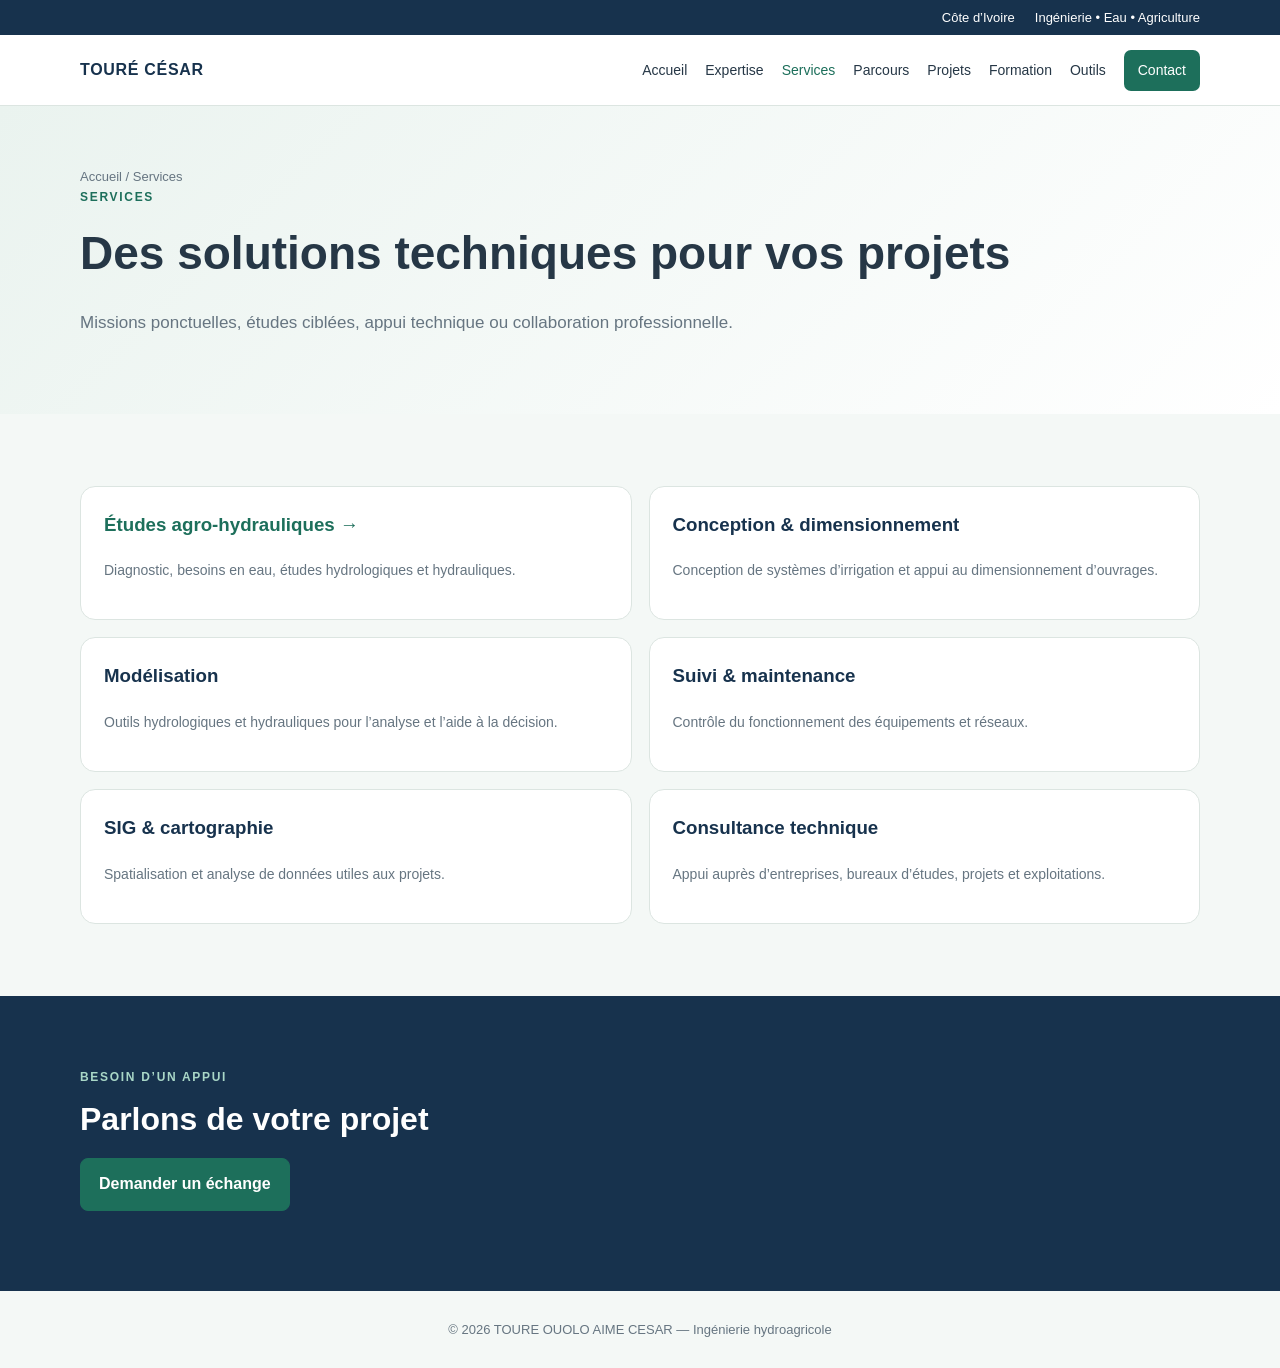
<file: services.html>
<!doctype html><html lang="fr"><head><meta charset="utf-8"><meta name="viewport" content="width=device-width,initial-scale=1"><title>Services | TOURE CÉSAR</title><link rel="stylesheet" href="css/style.css"></head><body><div class="topbar"><div class="container"><span>Côte d’Ivoire</span><span>Ingénierie • Eau • Agriculture</span></div></div>
<nav class="nav"><div class="container navin"><a class="logo" href="index.html">TOURÉ CÉSAR</a><div class="menu">
<a class="" href="index.html">Accueil</a><a class="" href="expertise.html">Expertise</a><a class="active" href="services.html">Services</a><a class="" href="experiences.html">Parcours</a><a class="" href="projets.html">Projets</a><a class="" href="formation.html">Formation</a><a class="" href="outils.html">Outils</a><a class="cta" href="contact.html">Contact</a></div></div></nav><header class="page-hero"><div class="container"><div class="crumb">Accueil / Services</div><div class="eyebrow">Services</div><h1>Des solutions techniques pour vos projets</h1><p class="lead">Missions ponctuelles, études ciblées, appui technique ou collaboration professionnelle.</p></div></header><section><div class="container grid2"><a class="card" href="etude-agro-hydraulique.html"><h3>Études agro-hydrauliques →</h3><p>Diagnostic, besoins en eau, études hydrologiques et hydrauliques.</p></a><div class="card"><h3>Conception & dimensionnement</h3><p>Conception de systèmes d’irrigation et appui au dimensionnement d’ouvrages.</p></div><div class="card"><h3>Modélisation</h3><p>Outils hydrologiques et hydrauliques pour l’analyse et l’aide à la décision.</p></div><div class="card"><h3>Suivi & maintenance</h3><p>Contrôle du fonctionnement des équipements et réseaux.</p></div><div class="card"><h3>SIG & cartographie</h3><p>Spatialisation et analyse de données utiles aux projets.</p></div><div class="card"><h3>Consultance technique</h3><p>Appui auprès d’entreprises, bureaux d’études, projets et exploitations.</p></div></div></section><section class="dark"><div class="container"><div class="eyebrow">Besoin d’un appui</div><h2 class="section-title">Parlons de votre projet</h2><a class="btn primary" href="contact.html">Demander un échange</a></div></section><footer>© 2026 TOURE OUOLO AIME CESAR — Ingénierie hydroagricole</footer></body></html>
</file>
<file: css/style.css>
*{box-sizing:border-box}body{margin:0;font-family:Arial,sans-serif;color:#263746;background:#f4f8f6;line-height:1.65}a{text-decoration:none;color:inherit}.container{width:min(1120px,92%);margin:auto}.topbar{background:#17324d;color:#fff;font-size:13px}.topbar .container{display:flex;justify-content:flex-end;gap:20px;padding:7px 0}.nav{position:sticky;top:0;z-index:20;background:#fff;border-bottom:1px solid #dce5e1}.navin{display:flex;align-items:center;justify-content:space-between;min-height:70px}.logo{font-weight:800;letter-spacing:.7px;color:#17324d}.menu{display:flex;gap:18px;align-items:center;font-size:14px}.menu a:hover,.menu .active{color:#1d6f5b}.cta{background:#1d6f5b;color:#fff!important;padding:9px 14px;border-radius:7px}.hero{padding:90px 0;background:linear-gradient(135deg,#eaf3ef,#fff)}.hero-grid{display:grid;grid-template-columns:1.25fr .75fr;gap:55px;align-items:center}.eyebrow{color:#1d6f5b;text-transform:uppercase;letter-spacing:1.7px;font-weight:800;font-size:12px}.hero h1{font-size:clamp(38px,6vw,68px);line-height:1.02;letter-spacing:-2px;margin:12px 0}.hero h2{font-size:24px;font-weight:500;color:#38546a;margin:0 0 18px}.lead{font-size:17px;color:#667581;max-width:780px}.buttons{margin-top:25px}.btn{display:inline-block;padding:12px 18px;border-radius:8px;border:1px solid #1d6f5b;font-weight:700;margin:0 8px 8px 0}.primary{background:#1d6f5b;color:#fff}.stats{display:grid;gap:12px}.stat,.card{background:#fff;border:1px solid #dce5e1;border-radius:15px;padding:23px}a.card{display:block;transition:transform .15s,border-color .15s}a.card:hover{transform:translateY(-3px);border-color:#1d6f5b}a.card h3{color:#1d6f5b}.stat strong{display:block;font-size:30px;color:#17324d}.stat span{color:#667581;font-size:13px}section{padding:72px 0}.band{background:#fff}.section-title{font-size:32px;margin:6px 0 12px}.grid4{display:grid;grid-template-columns:repeat(4,1fr);gap:17px}.grid3{display:grid;grid-template-columns:repeat(3,1fr);gap:17px}.grid2{display:grid;grid-template-columns:repeat(2,1fr);gap:17px}.card h3{margin-top:0;color:#17324d}.card p{font-size:14px;color:#667581}.timeline{border-left:2px solid #dce5e1;padding-left:27px}.item{margin-bottom:35px}.date{color:#1d6f5b;font-weight:800;font-size:13px}.item h3{margin:4px 0}.item p{color:#667581}.taglist{display:flex;flex-wrap:wrap;gap:9px}.tag{background:#fff;border:1px solid #dce5e1;border-radius:30px;padding:7px 12px;font-size:13px}.dark{background:#17324d;color:#fff}.dark .lead{color:#d6e0e6}.dark .eyebrow{color:#a9d7c7}.dark a{color:#fff}.dark .card{color:#263746}.dark .card h3{color:#17324d}.dark .card a{color:#1d6f5b;font-weight:700}.page-hero{padding:60px 0;background:linear-gradient(135deg,#eaf3ef,#fff)}.page-hero h1{font-size:46px;margin:8px 0}.crumb{font-size:13px;color:#667581}footer{text-align:center;padding:28px;color:#667581;font-size:13px}@media(max-width:850px){.hero-grid,.grid3,.grid2{grid-template-columns:1fr}.grid4{grid-template-columns:repeat(2,1fr)}.menu a:not(.cta){display:none}.hero{padding:65px 0}}@media(max-width:520px){.grid4{grid-template-columns:1fr}}
</file>
